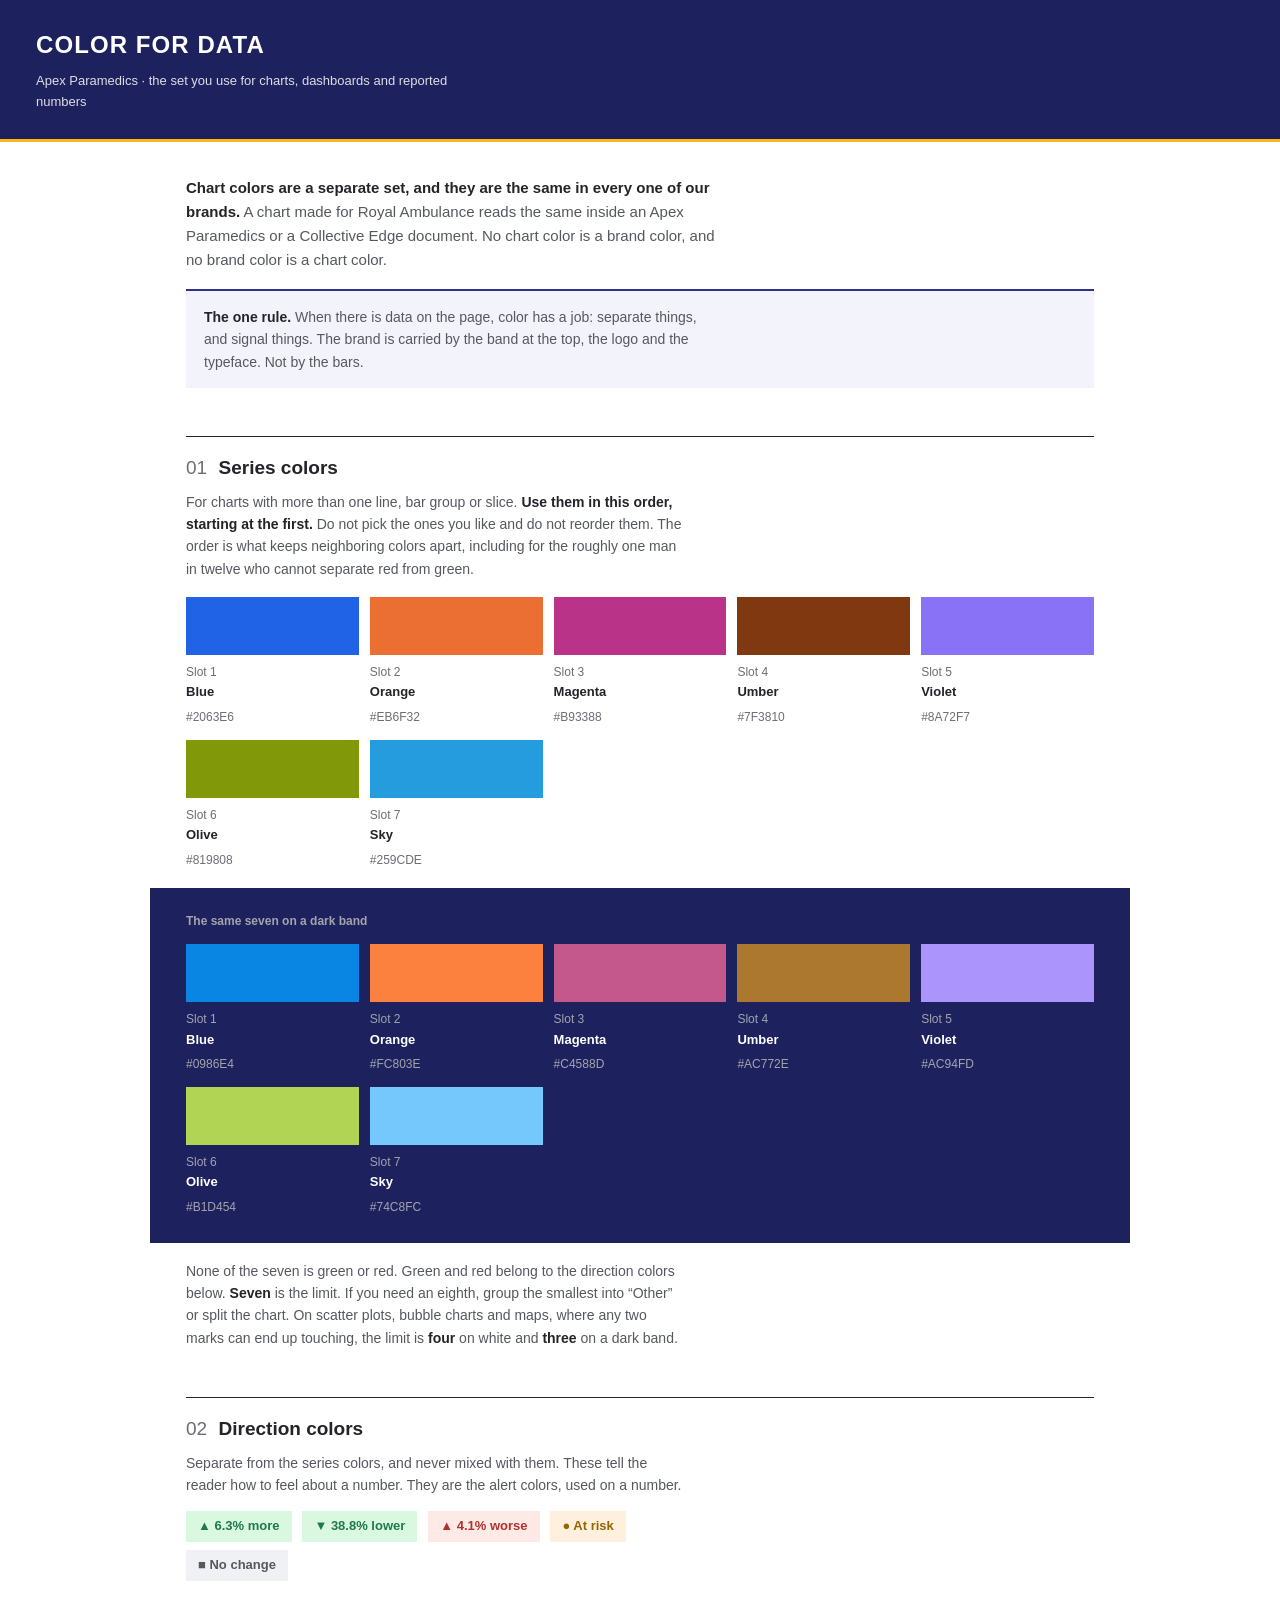
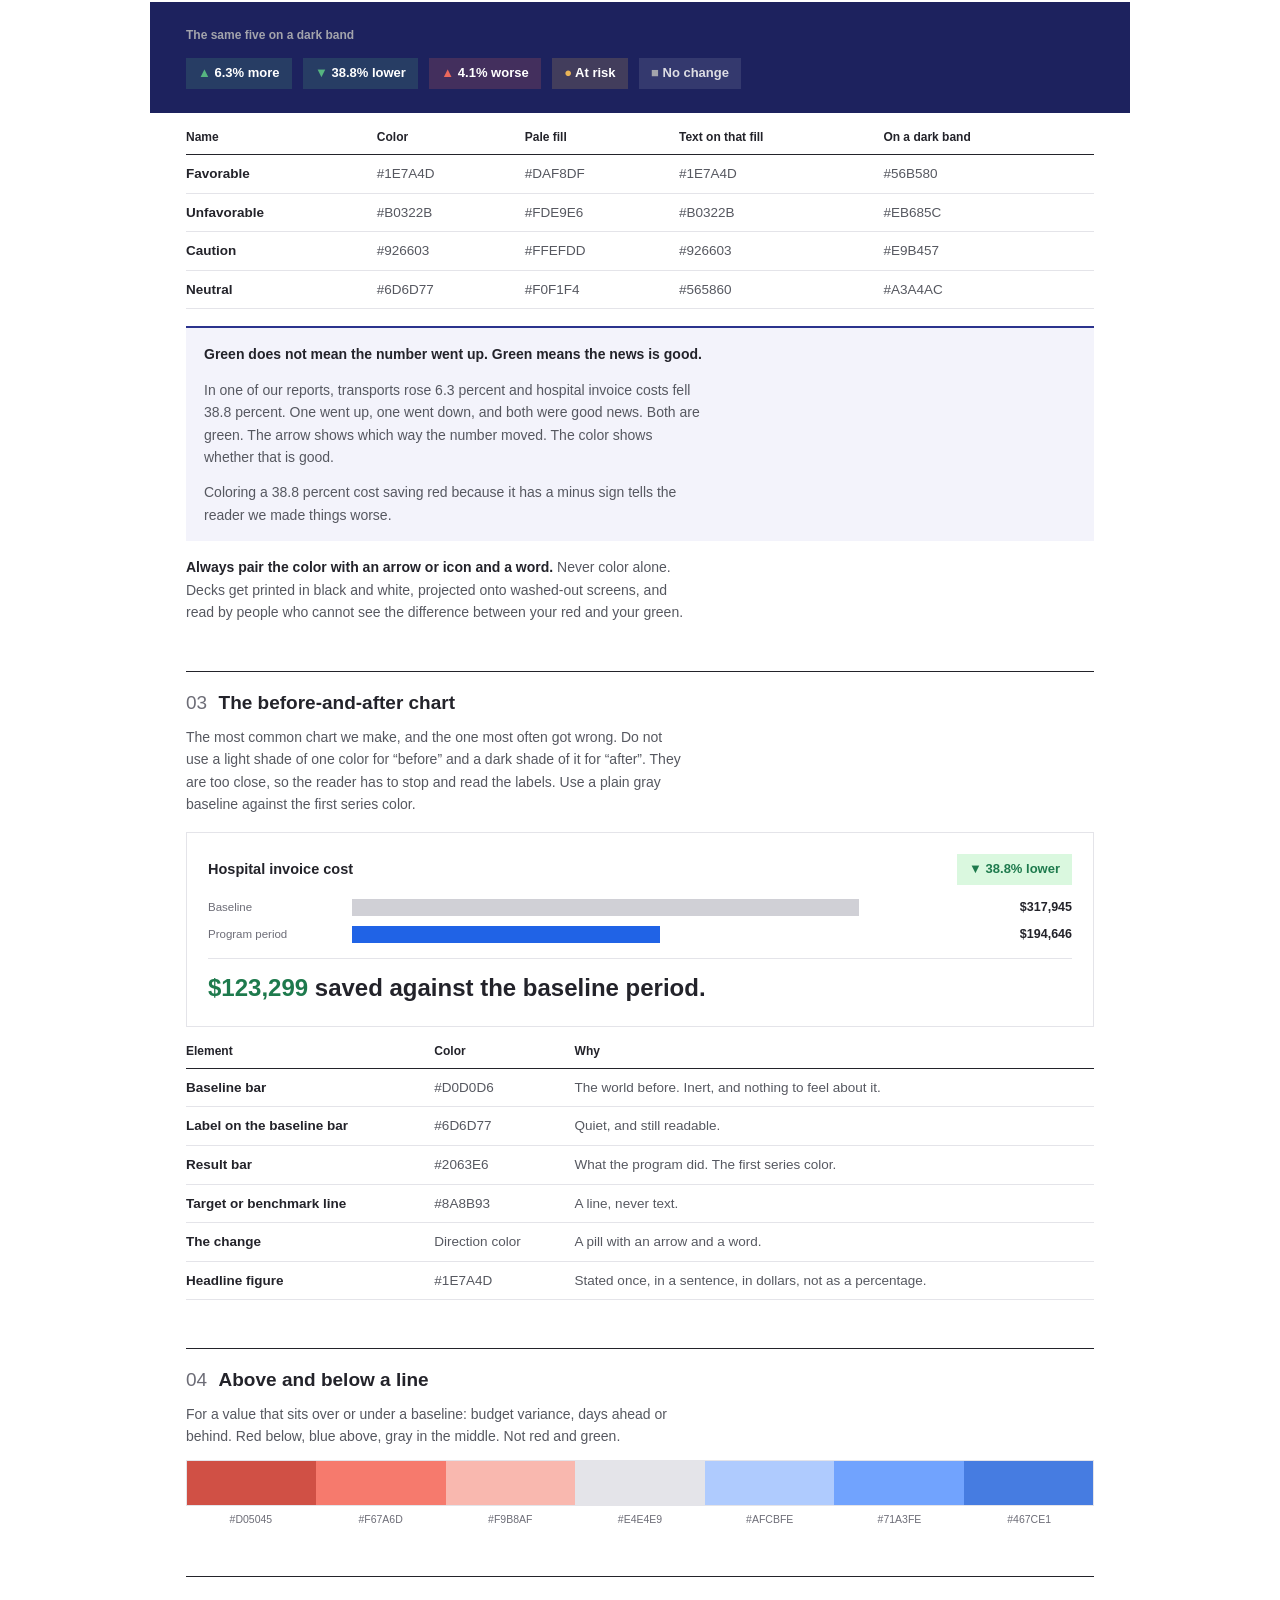
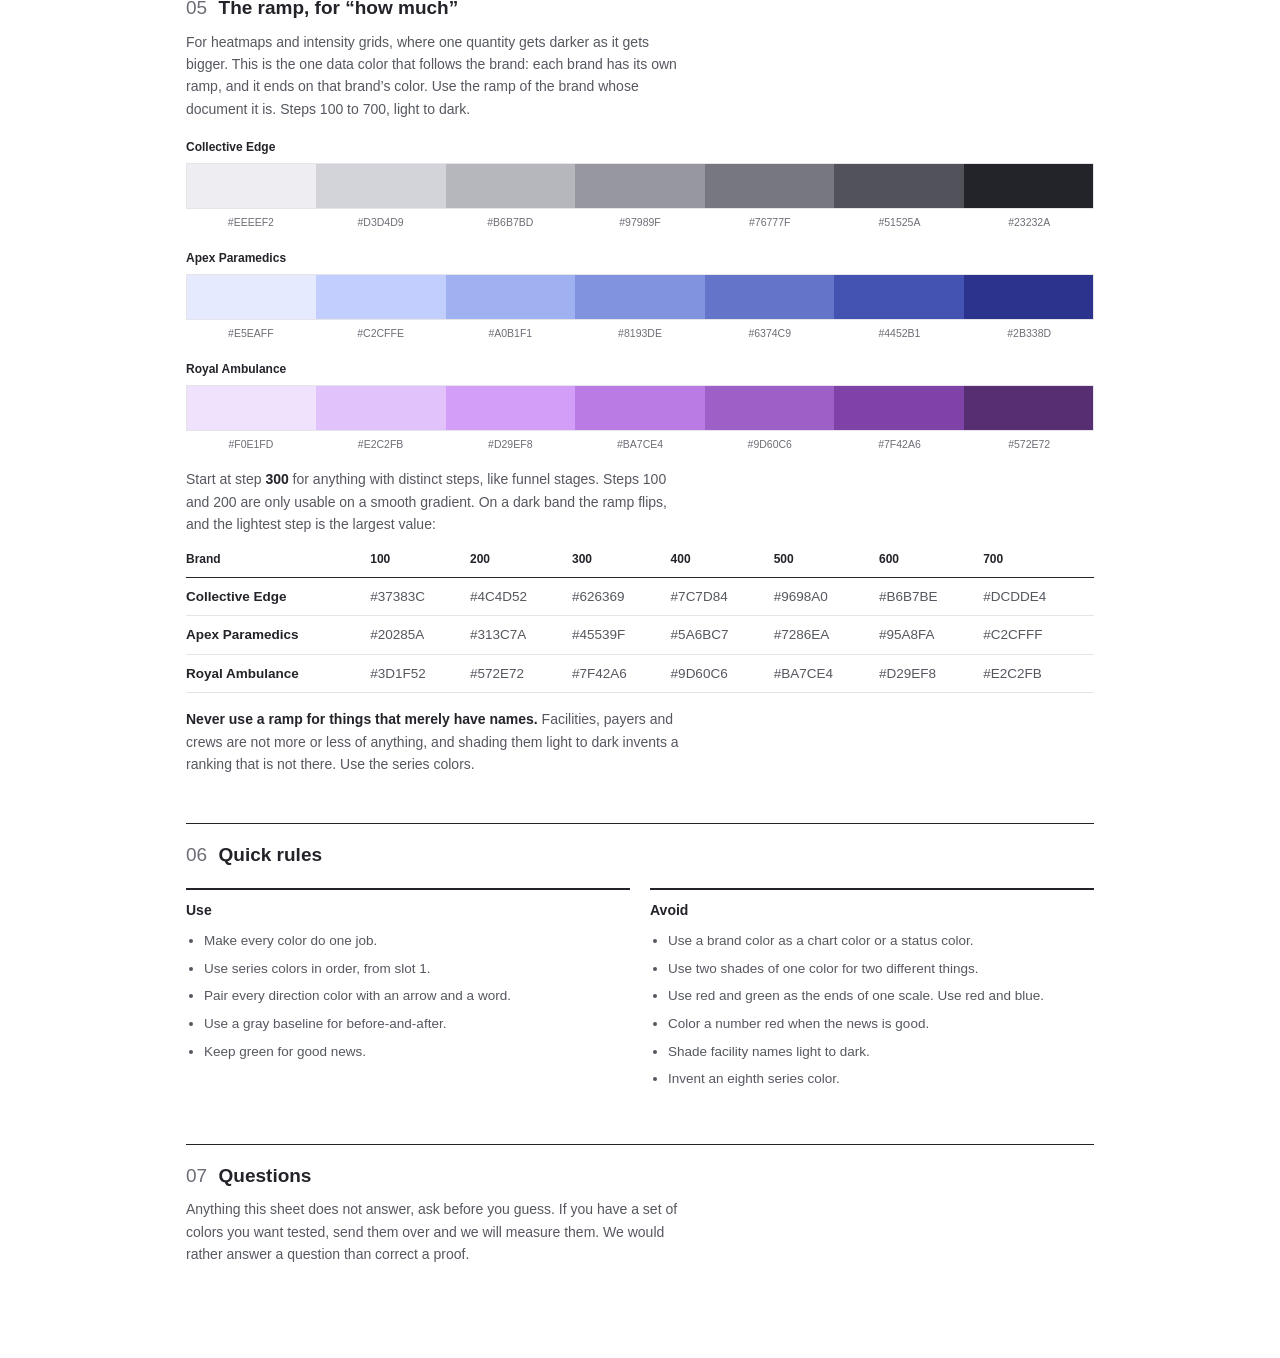
<file: for-humans/data-color-sheet.html>
<!doctype html>
<html lang="en">
<head>
<meta charset="utf-8">
<meta name="viewport" content="width=device-width, initial-scale=1">
<title>Apex Paramedics · color for data</title>
<!--
  Self-contained. No install, no network, no account. Open it in a browser.
  Every value below is a literal hex so this file keeps working offline and
  after any change to the kit. If it disagrees with reference/data-color.md
  in the repository, the repository is right.
-->
<style>
  :root{
    --ink:#23232A; --ink-2:#565860; --ink-3:#6D6D77;
    --paper:#FFFFFF; --rule:#E4E4E9; --border:#D0D0D6; --surface:#f3f3fb; --brand:#2B338D; --band:#1D225E; --band-rule:#FDB61C;
    --s1:#2063e6; --s2:#eb6f32; --s3:#b93388; --s4:#7f3810; --s5:#8a72f7; --s6:#819808; --s7:#259cde;
    --d1:#0986e4; --d2:#fc803e; --d3:#c4588d; --d4:#ac772e; --d5:#ac94fd; --d6:#b1d454; --d7:#74c8fc;
    --fav:#1E7A4D; --fav-t:#DAF8DF; --fav-i:#1E7A4D; --fav-d:#56B580;
    --unf:#B0322B; --unf-t:#FDE9E6; --unf-i:#B0322B; --unf-d:#EB685C;
    --cau:#926603; --cau-t:#FFEFDD; --cau-i:#926603; --cau-d:#E9B457;
    --neu:#6D6D77; --neu-t:#F0F1F4; --neu-i:#565860; --neu-d:#A3A4AC;
    --base:#D0D0D6;
  }
  *{box-sizing:border-box}
  body{margin:0;background:var(--paper);color:var(--ink);line-height:1.6;
    font-family:"Montserrat","Helvetica Neue",Helvetica,Arial,sans-serif;}
  .band{background:var(--band);color:#fff;padding:26px 36px;border-bottom:3px solid var(--band-rule);}
  .band h1{margin:0;font-size:24px;font-weight:600;letter-spacing:.045em;text-transform:uppercase;}
  .band p{margin:7px 0 0;color:#DDDDE3;font-size:13px;}
  .sheet{max-width:980px;margin:0 auto;padding:34px 36px 80px;}
  section{margin-top:48px;border-top:1px solid var(--ink);padding-top:16px;}
  h2{font-size:19px;font-weight:700;margin:0 0 7px;}
  h2 .num{font-weight:400;color:var(--ink-3);margin-right:.6em;font-variant-numeric:tabular-nums;}
  p{margin:0 0 13px;color:var(--ink-2);max-width:64ch;font-size:14px;}
  p strong{color:var(--ink);}
  .grid{display:grid;grid-template-columns:repeat(auto-fill,minmax(146px,1fr));gap:11px;margin-top:17px;}
  .sw .chip{height:58px;display:block;}
  .sw .m{padding:8px 0 0;}
  .sw .n{font-size:13px;font-weight:600;display:block;}
  .sw .h{font-size:12px;color:var(--ink-3);font-variant-numeric:tabular-nums;}
  .sw .o{font-size:12px;color:var(--ink-3);display:block;}
  .dark{background:var(--band);padding:24px 36px;margin:17px -36px 0;}
  .dark .sw .n{color:#fff;} .dark .sw .h,.dark .sw .o{color:#A3A4AC;}
  .dark .lab{color:#A3A4AC;font-size:12px;font-weight:600;margin:0 0 13px;}
  .pill{display:inline-block;padding:5px 12px;font-size:13px;font-weight:600;margin:0 7px 8px 0;}
  .ramp{display:flex;border:1px solid var(--rule);overflow:hidden;margin-top:6px;}
  .ramp span{flex:1;height:44px;display:block;}
  .rl{display:flex;margin-top:5px;}
  .rl span{flex:1;text-align:center;font-size:10.5px;color:var(--ink-3);font-variant-numeric:tabular-nums;}
  .rn{font-size:12px;font-weight:600;color:var(--ink);margin:18px 0 0;}
  .demo{border:1px solid var(--rule);padding:21px;margin-top:17px;}
  .bar{display:grid;grid-template-columns:132px 1fr 104px;align-items:center;gap:12px;margin-bottom:7px;}
  .bar .l{font-size:11.5px;color:var(--ink-3);}
  .bar .t{height:17px;} .bar .f{height:100%;}
  .bar .v{font-size:12.5px;font-weight:700;text-align:right;font-variant-numeric:tabular-nums;}
  .head{display:flex;align-items:center;justify-content:space-between;gap:14px;margin-bottom:12px;flex-wrap:wrap;}
  .head .t{font-weight:700;font-size:14.5px;}
  table{border-collapse:collapse;width:100%;margin-top:15px;font-size:13.5px;}
  th{text-align:left;font-size:12px;font-weight:600;color:var(--ink);padding:0 12px 7px 0;border-bottom:1px solid var(--ink);}
  td{padding:8px 12px 8px 0;border-bottom:1px solid var(--rule);color:var(--ink-2);vertical-align:top;font-variant-numeric:tabular-nums;}
  td:first-child{color:var(--ink);font-weight:600;}
  .note{border-top:2px solid var(--brand);background:var(--surface);padding:15px 18px;margin-top:17px;}
  .note p:last-child{margin-bottom:0;}
  .cols h3{font-size:14px;font-weight:600;color:var(--ink);margin:0 0 9px;padding-top:9px;border-top:2px solid var(--ink);}
  .cols{display:grid;grid-template-columns:repeat(auto-fit,minmax(255px,1fr));gap:20px;margin-top:17px;}
  ul{margin:0;padding-left:18px;color:var(--ink-2);font-size:13.5px;}
  li{margin-bottom:6px;}
  @media print{.band,.dark,.chip,.ramp span,.pill,.bar .f,.note{-webkit-print-color-adjust:exact;print-color-adjust:exact;}}
</style>
</head>
<body>

<div class="band">
  <h1>Color for data</h1>
  <p>Apex Paramedics · the set you use for charts, dashboards and reported numbers</p>
</div>

<div class="sheet">

<p style="font-size:15px;"><strong>Chart colors are a separate set, and they are the same in every one of our brands.</strong> A chart made for Royal Ambulance reads the same inside an Apex Paramedics or a Collective Edge document. No chart color is a brand color, and no brand color is a chart color.</p>

<div class="note">
<p><strong>The one rule.</strong> When there is data on the page, color has a job: separate things, and signal things. The brand is carried by the band at the top, the logo and the typeface. Not by the bars.</p>
</div>

<section>
<h2><span class="num">01</span>Series colors</h2>
<p>For charts with more than one line, bar group or slice. <strong>Use them in this order, starting at the first.</strong> Do not pick the ones you like and do not reorder them. The order is what keeps neighboring colors apart, including for the roughly one man in twelve who cannot separate red from green.</p>
<div class="grid">
  <div class="sw"><span class="chip" style="background:var(--s1)"></span><div class="m"><span class="o">Slot 1</span><span class="n">Blue</span><span class="h">#2063E6</span></div></div>
  <div class="sw"><span class="chip" style="background:var(--s2)"></span><div class="m"><span class="o">Slot 2</span><span class="n">Orange</span><span class="h">#EB6F32</span></div></div>
  <div class="sw"><span class="chip" style="background:var(--s3)"></span><div class="m"><span class="o">Slot 3</span><span class="n">Magenta</span><span class="h">#B93388</span></div></div>
  <div class="sw"><span class="chip" style="background:var(--s4)"></span><div class="m"><span class="o">Slot 4</span><span class="n">Umber</span><span class="h">#7F3810</span></div></div>
  <div class="sw"><span class="chip" style="background:var(--s5)"></span><div class="m"><span class="o">Slot 5</span><span class="n">Violet</span><span class="h">#8A72F7</span></div></div>
  <div class="sw"><span class="chip" style="background:var(--s6)"></span><div class="m"><span class="o">Slot 6</span><span class="n">Olive</span><span class="h">#819808</span></div></div>
  <div class="sw"><span class="chip" style="background:var(--s7)"></span><div class="m"><span class="o">Slot 7</span><span class="n">Sky</span><span class="h">#259CDE</span></div></div>
</div>

<div class="dark">
  <p class="lab">The same seven on a dark band</p>
  <div class="grid" style="margin-top:0">
    <div class="sw"><span class="chip" style="background:var(--d1)"></span><div class="m"><span class="o">Slot 1</span><span class="n">Blue</span><span class="h">#0986E4</span></div></div>
    <div class="sw"><span class="chip" style="background:var(--d2)"></span><div class="m"><span class="o">Slot 2</span><span class="n">Orange</span><span class="h">#FC803E</span></div></div>
    <div class="sw"><span class="chip" style="background:var(--d3)"></span><div class="m"><span class="o">Slot 3</span><span class="n">Magenta</span><span class="h">#C4588D</span></div></div>
    <div class="sw"><span class="chip" style="background:var(--d4)"></span><div class="m"><span class="o">Slot 4</span><span class="n">Umber</span><span class="h">#AC772E</span></div></div>
    <div class="sw"><span class="chip" style="background:var(--d5)"></span><div class="m"><span class="o">Slot 5</span><span class="n">Violet</span><span class="h">#AC94FD</span></div></div>
    <div class="sw"><span class="chip" style="background:var(--d6)"></span><div class="m"><span class="o">Slot 6</span><span class="n">Olive</span><span class="h">#B1D454</span></div></div>
    <div class="sw"><span class="chip" style="background:var(--d7)"></span><div class="m"><span class="o">Slot 7</span><span class="n">Sky</span><span class="h">#74C8FC</span></div></div>
  </div>
</div>

<p style="margin-top:17px;">None of the seven is green or red. Green and red belong to the direction colors below. <strong>Seven</strong> is the limit. If you need an eighth, group the smallest into “Other” or split the chart. On scatter plots, bubble charts and maps, where any two marks can end up touching, the limit is <strong>four</strong> on white and <strong>three</strong> on a dark band.</p>
</section>

<section>
<h2><span class="num">02</span>Direction colors</h2>
<p>Separate from the series colors, and never mixed with them. These tell the reader how to feel about a number. They are the alert colors, used on a number.</p>
<p style="margin-top:15px;">
  <span class="pill" style="background:var(--fav-t);color:var(--fav-i)">&#9650; 6.3% more</span>
  <span class="pill" style="background:var(--fav-t);color:var(--fav-i)">&#9660; 38.8% lower</span>
  <span class="pill" style="background:var(--unf-t);color:var(--unf-i)">&#9650; 4.1% worse</span>
  <span class="pill" style="background:var(--cau-t);color:var(--cau-i)">&#9679; At risk</span>
  <span class="pill" style="background:var(--neu-t);color:var(--neu-i)">&#9632; No change</span>
</p>
<div class="dark" style="margin-top:6px;padding-bottom:16px;">
  <p class="lab">The same five on a dark band</p>
  <span class="pill" style="background:rgba(86,181,128,.18);color:#fff"><span style="color:var(--fav-d)">&#9650;</span> 6.3% more</span>
  <span class="pill" style="background:rgba(86,181,128,.18);color:#fff"><span style="color:var(--fav-d)">&#9660;</span> 38.8% lower</span>
  <span class="pill" style="background:rgba(235,104,92,.18);color:#fff"><span style="color:var(--unf-d)">&#9650;</span> 4.1% worse</span>
  <span class="pill" style="background:rgba(233,180,87,.18);color:#fff"><span style="color:var(--cau-d)">&#9679;</span> At risk</span>
  <span class="pill" style="background:rgba(255,255,255,.10);color:#DDDDE3"><span style="color:var(--neu-d)">&#9632;</span> No change</span>
</div>
<table>
<tr><th>Name</th><th>Color</th><th>Pale fill</th><th>Text on that fill</th><th>On a dark band</th></tr>
<tr><td>Favorable</td><td>#1E7A4D</td><td>#DAF8DF</td><td>#1E7A4D</td><td>#56B580</td></tr>
<tr><td>Unfavorable</td><td>#B0322B</td><td>#FDE9E6</td><td>#B0322B</td><td>#EB685C</td></tr>
<tr><td>Caution</td><td>#926603</td><td>#FFEFDD</td><td>#926603</td><td>#E9B457</td></tr>
<tr><td>Neutral</td><td>#6D6D77</td><td>#F0F1F4</td><td>#565860</td><td>#A3A4AC</td></tr>
</table>

<div class="note">
<p><strong>Green does not mean the number went up. Green means the news is good.</strong></p>
<p>In one of our reports, transports rose 6.3 percent and hospital invoice costs fell 38.8 percent. One went up, one went down, and both were good news. Both are green. The arrow shows which way the number moved. The color shows whether that is good.</p>
<p>Coloring a 38.8 percent cost saving red because it has a minus sign tells the reader we made things worse.</p>
</div>

<p style="margin-top:15px;"><strong>Always pair the color with an arrow or icon and a word.</strong> Never color alone. Decks get printed in black and white, projected onto washed-out screens, and read by people who cannot see the difference between your red and your green.</p>
</section>

<section>
<h2><span class="num">03</span>The before-and-after chart</h2>
<p>The most common chart we make, and the one most often got wrong. Do not use a light shade of one color for “before” and a dark shade of it for “after”. They are too close, so the reader has to stop and read the labels. Use a plain gray baseline against the first series color.</p>
<div class="demo">
  <div class="head">
    <span class="t">Hospital invoice cost</span>
    <span class="pill" style="background:var(--fav-t);color:var(--fav-i);margin:0;">&#9660; 38.8% lower</span>
  </div>
  <div class="bar"><span class="l">Baseline</span><div class="t"><div class="f" style="width:84%;background:var(--base)"></div></div><span class="v">$317,945</span></div>
  <div class="bar"><span class="l">Program period</span><div class="t"><div class="f" style="width:51%;background:var(--s1)"></div></div><span class="v">$194,646</span></div>
  <div style="border-top:1px solid var(--rule);margin-top:14px;padding-top:13px;">
    <span style="font-size:24px;line-height:1.35;font-weight:600;color:var(--ink);font-variant-numeric:tabular-nums;"><span style="color:var(--fav)">$123,299</span> saved against the baseline period.</span>
  </div>
</div>
<table>
<tr><th>Element</th><th>Color</th><th>Why</th></tr>
<tr><td>Baseline bar</td><td>#D0D0D6</td><td>The world before. Inert, and nothing to feel about it.</td></tr>
<tr><td>Label on the baseline bar</td><td>#6D6D77</td><td>Quiet, and still readable.</td></tr>
<tr><td>Result bar</td><td>#2063E6</td><td>What the program did. The first series color.</td></tr>
<tr><td>Target or benchmark line</td><td>#8A8B93</td><td>A line, never text.</td></tr>
<tr><td>The change</td><td>Direction color</td><td>A pill with an arrow and a word.</td></tr>
<tr><td>Headline figure</td><td>#1E7A4D</td><td>Stated once, in a sentence, in dollars, not as a percentage.</td></tr>
</table>
</section>

<section>
<h2><span class="num">04</span>Above and below a line</h2>
<p>For a value that sits over or under a baseline: budget variance, days ahead or behind. Red below, blue above, gray in the middle. Not red and green.</p>
<div class="ramp"><span style="background:#d05045"></span><span style="background:#f67a6d"></span><span style="background:#f9b8af"></span><span style="background:#E4E4E9"></span><span style="background:#afcbfe"></span><span style="background:#71a3fe"></span><span style="background:#467ce1"></span></div>
<div class="rl"><span>#D05045</span><span>#F67A6D</span><span>#F9B8AF</span><span>#E4E4E9</span><span>#AFCBFE</span><span>#71A3FE</span><span>#467CE1</span></div>
</section>

<section>
<h2><span class="num">05</span>The ramp, for “how much”</h2>
<p>For heatmaps and intensity grids, where one quantity gets darker as it gets bigger. This is the one data color that follows the brand: each brand has its own ramp, and it ends on that brand’s color. Use the ramp of the brand whose document it is. Steps 100 to 700, light to dark.</p>
<p class="rn">Collective Edge</p>
<div class="ramp"><span style="background:#EEEEF2"></span><span style="background:#D3D4D9"></span><span style="background:#B6B7BD"></span><span style="background:#97989F"></span><span style="background:#76777F"></span><span style="background:#51525A"></span><span style="background:#23232A"></span></div>
<div class="rl"><span>#EEEEF2</span><span>#D3D4D9</span><span>#B6B7BD</span><span>#97989F</span><span>#76777F</span><span>#51525A</span><span>#23232A</span></div>
<p class="rn">Apex Paramedics</p>
<div class="ramp"><span style="background:#E5EAFF"></span><span style="background:#C2CFFE"></span><span style="background:#A0B1F1"></span><span style="background:#8193DE"></span><span style="background:#6374C9"></span><span style="background:#4452B1"></span><span style="background:#2B338D"></span></div>
<div class="rl"><span>#E5EAFF</span><span>#C2CFFE</span><span>#A0B1F1</span><span>#8193DE</span><span>#6374C9</span><span>#4452B1</span><span>#2B338D</span></div>
<p class="rn">Royal Ambulance</p>
<div class="ramp"><span style="background:#f0e1fd"></span><span style="background:#e2c2fb"></span><span style="background:#d29ef8"></span><span style="background:#ba7ce4"></span><span style="background:#9d60c6"></span><span style="background:#7f42a6"></span><span style="background:#572e72"></span></div>
<div class="rl"><span>#F0E1FD</span><span>#E2C2FB</span><span>#D29EF8</span><span>#BA7CE4</span><span>#9D60C6</span><span>#7F42A6</span><span>#572E72</span></div>

<p style="margin-top:15px;">Start at step <strong>300</strong> for anything with distinct steps, like funnel stages. Steps 100 and 200 are only usable on a smooth gradient. On a dark band the ramp flips, and the lightest step is the largest value:</p>
<table>
<tr><th>Brand</th><th>100</th><th>200</th><th>300</th><th>400</th><th>500</th><th>600</th><th>700</th></tr>
<tr><td>Collective Edge</td><td>#37383C</td><td>#4C4D52</td><td>#626369</td><td>#7C7D84</td><td>#9698A0</td><td>#B6B7BE</td><td>#DCDDE4</td></tr>
<tr><td>Apex Paramedics</td><td>#20285A</td><td>#313C7A</td><td>#45539F</td><td>#5A6BC7</td><td>#7286EA</td><td>#95A8FA</td><td>#C2CFFF</td></tr>
<tr><td>Royal Ambulance</td><td>#3D1F52</td><td>#572E72</td><td>#7F42A6</td><td>#9D60C6</td><td>#BA7CE4</td><td>#D29EF8</td><td>#E2C2FB</td></tr>
</table>
<p style="margin-top:15px;"><strong>Never use a ramp for things that merely have names.</strong> Facilities, payers and crews are not more or less of anything, and shading them light to dark invents a ranking that is not there. Use the series colors.</p>
</section>

<section>
<h2><span class="num">06</span>Quick rules</h2>
<div class="cols">
<div>
<h3>Use</h3>
<ul>
<li>Make every color do one job.</li>
<li>Use series colors in order, from slot 1.</li>
<li>Pair every direction color with an arrow and a word.</li>
<li>Use a gray baseline for before-and-after.</li>
<li>Keep green for good news.</li>
</ul>
</div>
<div>
<h3>Avoid</h3>
<ul>
<li>Use a brand color as a chart color or a status color.</li>
<li>Use two shades of one color for two different things.</li>
<li>Use red and green as the ends of one scale. Use red and blue.</li>
<li>Color a number red when the news is good.</li>
<li>Shade facility names light to dark.</li>
<li>Invent an eighth series color.</li>
</ul>
</div>
</div>
</section>

<section>
<h2><span class="num">07</span>Questions</h2>
<p>Anything this sheet does not answer, ask before you guess. If you have a set of colors you want tested, send them over and we will measure them. We would rather answer a question than correct a proof.</p>
</section>

</div>
</body>
</html>
</file>
